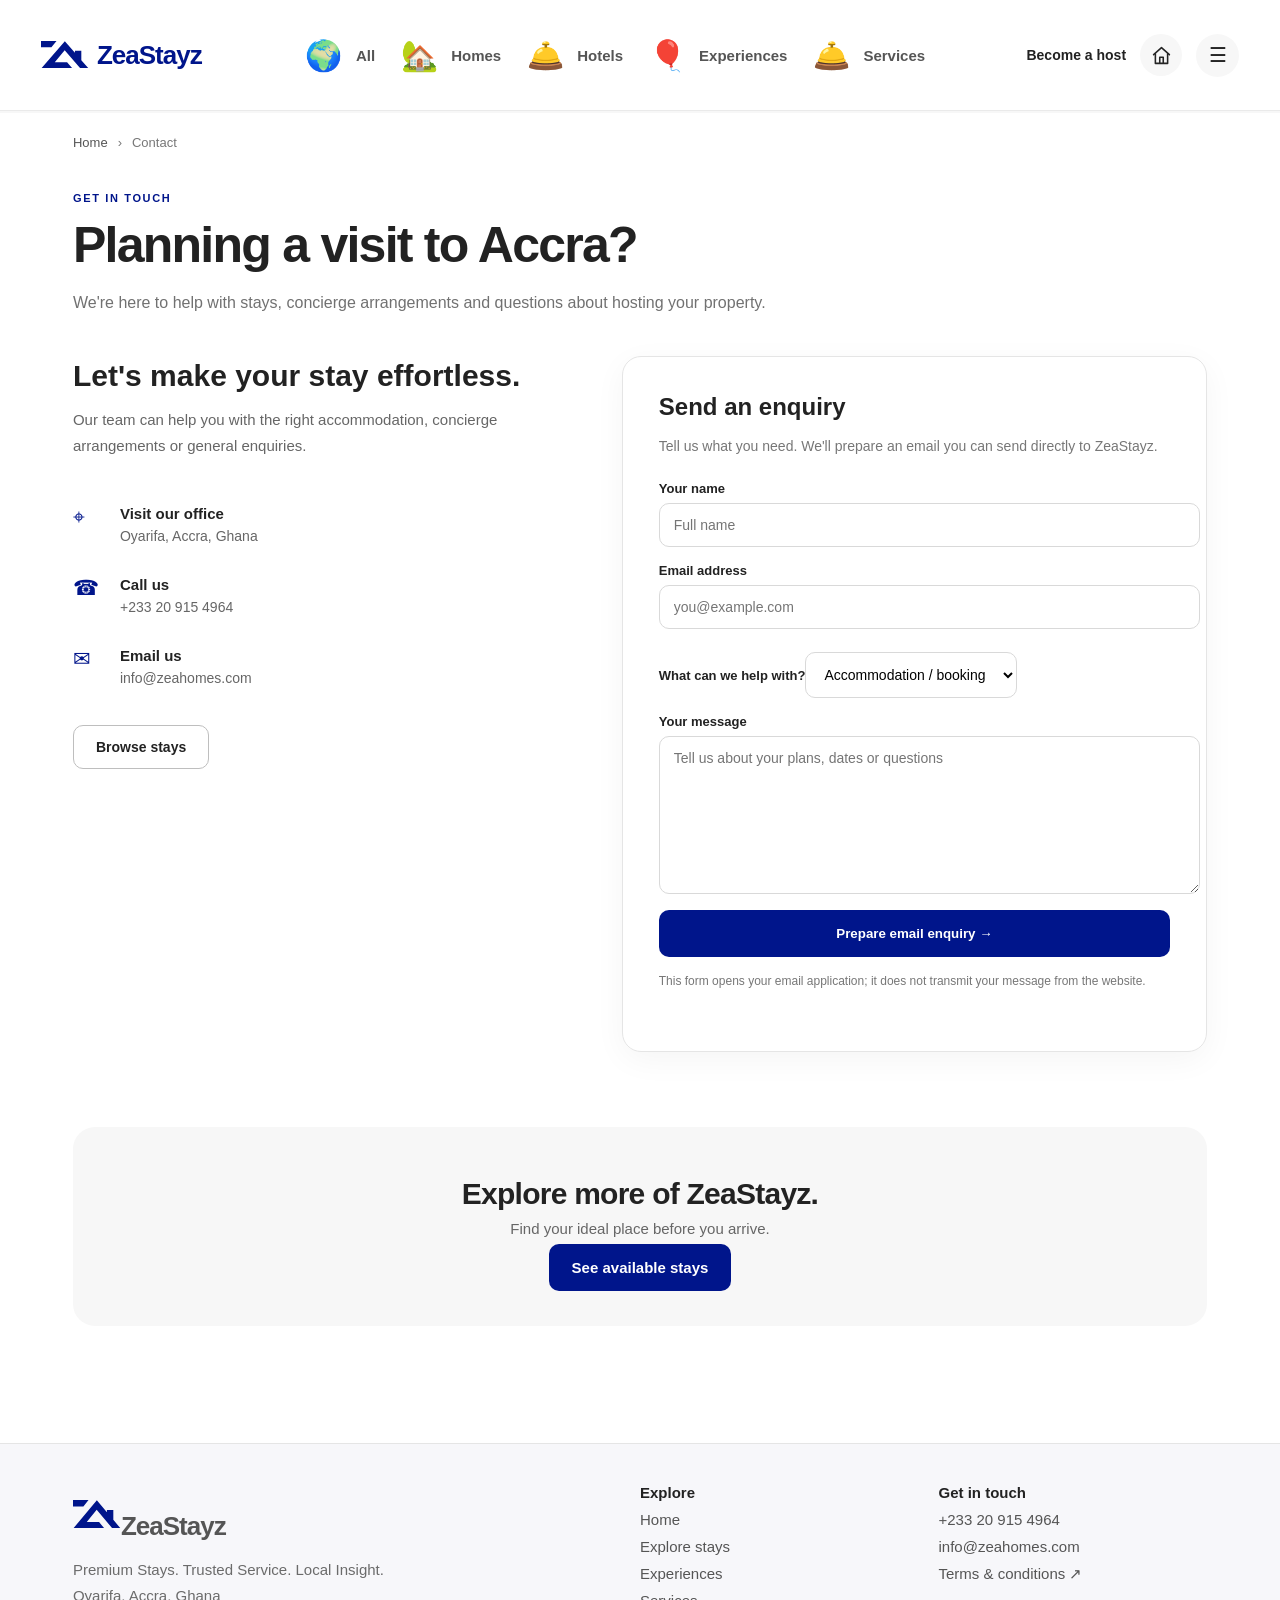
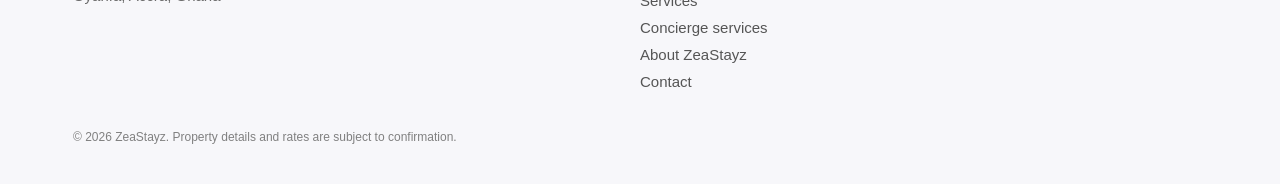
<file: contact.html>
<!doctype html><html lang="en"><head><meta charset="utf-8"><meta name="viewport" content="width=device-width,initial-scale=1"><link rel="icon" type="image/svg+xml" href="assets/zea-brand-symbol.svg"><meta name="theme-color" content="#00158b"><meta name="description" content="Contact ZeaStayz in Oyarifa, Accra for properties, concierge and hosting enquiries."><title>Contact ZeaStayz | ZeaStayz</title><link rel="stylesheet" href="assets/immersive.css"><link rel="stylesheet" href="assets/editorial.css"><script defer src="assets/properties.js"></script><script defer src="assets/site.js"></script></head><body data-page="contact"><main class="layout editorial-page"><nav class="breadcrumb"><a href="index.html">Home</a><span>›</span>Contact</nav><section class="editorial-heading"><div class="discovery-label">GET IN TOUCH</div><h1>Planning a visit to Accra?</h1><p>We're here to help with stays, concierge arrangements and questions about hosting your property.</p></section><section class="contact-columns"><div class="contact-aside"><h2>Let's make your stay effortless.</h2><p>Our team can help you with the right accommodation, concierge arrangements or general enquiries.</p><div class="contact-point"><span>⌖</span><div><strong>Visit our office</strong><p>Oyarifa, Accra, Ghana</p></div></div><div class="contact-point"><span>☎</span><div><strong>Call us</strong><p><a href="tel:+233209154964">+233 20 915 4964</a></p></div></div><div class="contact-point"><span>✉</span><div><strong>Email us</strong><p><a href="mailto:info@zeahomes.com">info@zeahomes.com</a></p></div></div><a class="outline-btn" href="stays.html">Browse stays</a></div><div class="contact-box"><h2>Send an enquiry</h2><p>Tell us what you need. We'll prepare an email you can send directly to ZeaStayz.</p><form id="contact-form" class="contact-form"><label>Your name<input name="name" required autocomplete="name" placeholder="Full name"></label><label>Email address<input name="email" required type="email" autocomplete="email" placeholder="you@example.com"></label><label>What can we help with?<select name="subject" required><option value="ZeaStayz stay enquiry">Accommodation / booking</option><option value="Concierge services">Concierge services</option><option value="Experience enquiry">Experiences</option><option value="Service enquiry">Services</option><option value="List my property">List a property</option><option value="General enquiry">General enquiry</option></select></label><label>Your message<textarea name="message" required placeholder="Tell us about your plans, dates or questions"></textarea></label><button type="submit" class="solid-btn">Prepare email enquiry →</button></form><p class="legal-note">This form opens your email application; it does not transmit your message from the website.</p></div></section><section class="editorial-cta"><h2>Explore more of ZeaStayz.</h2><p>Find your ideal place before you arrive.</p><a href="stays.html" class="solid-btn">See available stays</a></section></main></body></html>
</file>
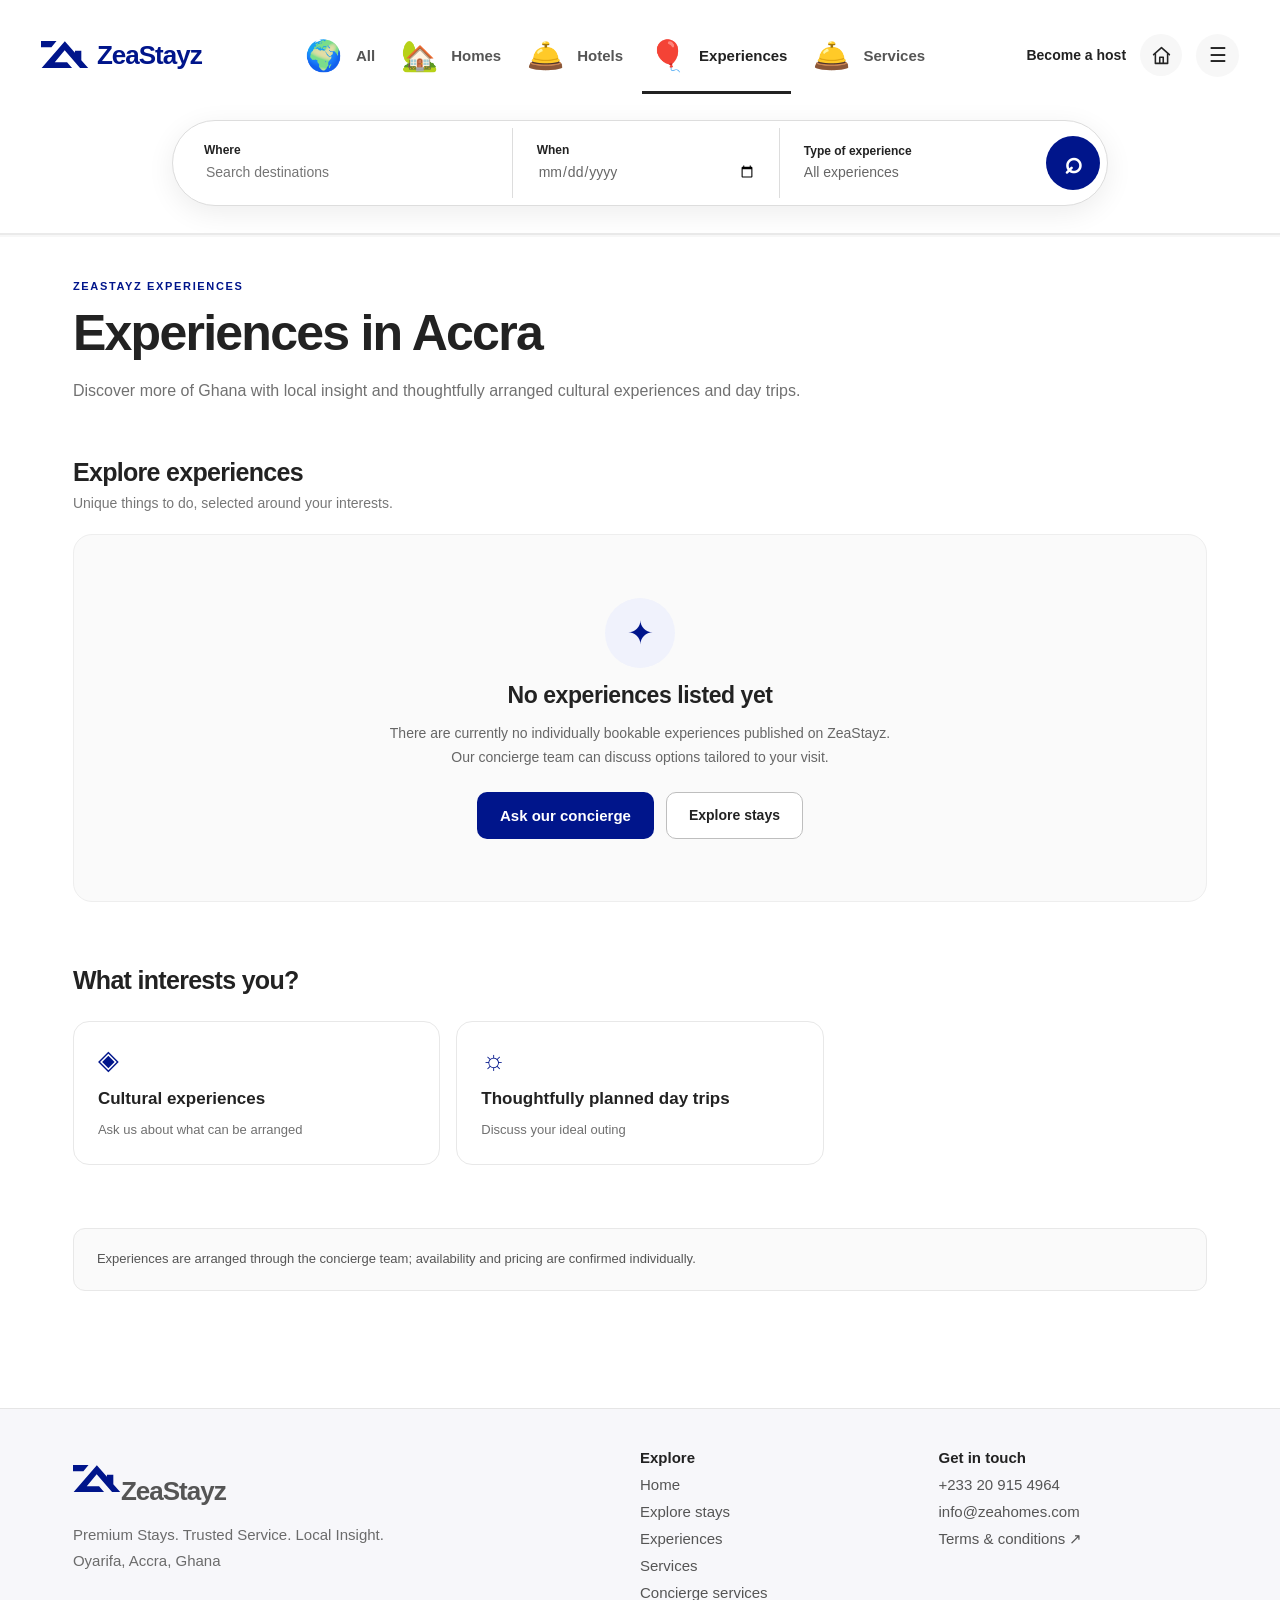
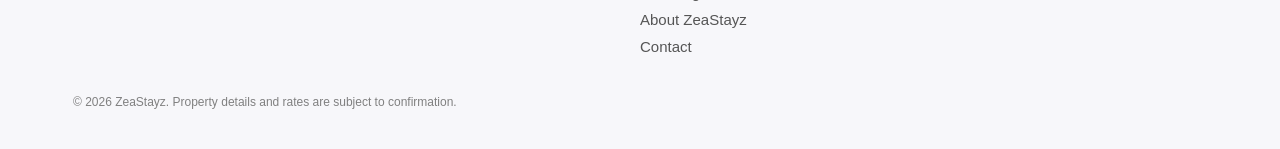
<file: experiences.html>
<!doctype html><html lang="en"><head><meta charset="utf-8"><meta name="viewport" content="width=device-width,initial-scale=1"><link rel="icon" type="image/svg+xml" href="assets/zea-brand-symbol.svg"><meta name="theme-color" content="#00158b"><meta name="description" content="Discover local experiences through ZeaStayz, subject to concierge confirmation."><title>Experiences in Ghana | ZeaStayz</title><link rel="stylesheet" href="assets/immersive.css"><link rel="stylesheet" href="assets/editorial.css"><script defer src="assets/properties.js"></script><script defer src="assets/site.js"></script></head><body data-page="experiences"><main class="layout discovery-content"><div class="discovery-label">ZEASTAYZ EXPERIENCES</div><h1>Experiences in Accra</h1><p class="lead-copy">Discover more of Ghana with local insight and thoughtfully arranged cultural experiences and day trips.</p><section class="discovery-section"><div class="section-title"><div><h2>Explore experiences</h2><p>Unique things to do, selected around your interests.</p></div></div><section class="catalog-empty" aria-live="polite"><div class="empty-art" aria-hidden="true">✦</div><h2>No experiences listed yet</h2><p>There are currently no individually bookable experiences published on ZeaStayz. Our concierge team can discuss options tailored to your visit.</p><div class="empty-buttons"><a class="solid-btn" href="contact.html?subject=Experience+enquiry">Ask our concierge</a><a class="outline-btn" href="stays.html">Explore stays</a></div></section></section><section class="discovery-section"><h2>What interests you?</h2><div class="category-tiles"><a href="contact.html?subject=Cultural+experiences"><span>◈</span><strong>Cultural experiences</strong><small>Ask us about what can be arranged</small></a><a href="contact.html?subject=Day+trips"><span>☼</span><strong>Thoughtfully planned day trips</strong><small>Discuss your ideal outing</small></a></div></section><aside class="discovery-note" id="market-search-result" aria-live="polite">Experiences are arranged through the concierge team; availability and pricing are confirmed individually.</aside></main></body></html>
</file>
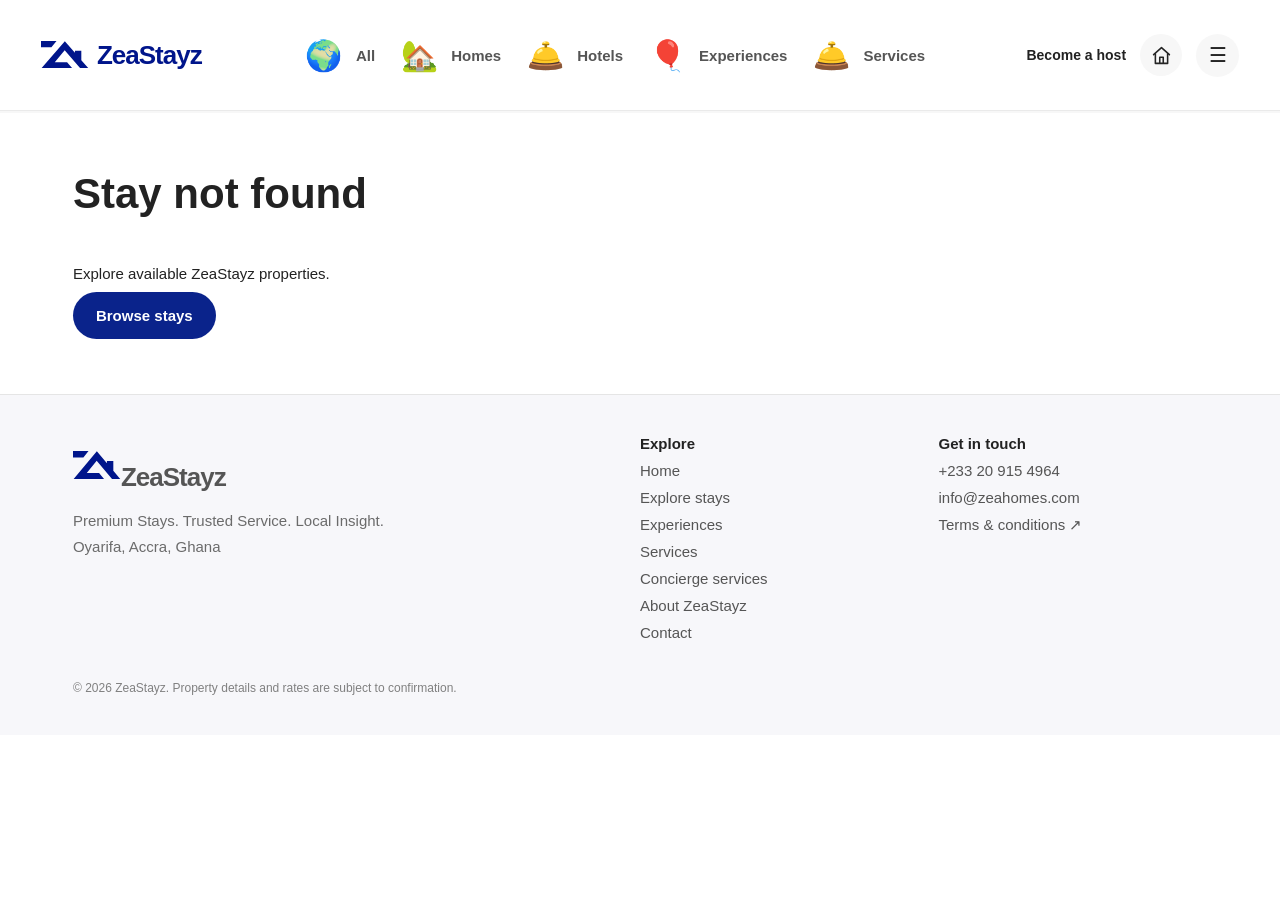
<file: property.html>
<!doctype html><html lang="en"><head><meta charset="utf-8"><meta name="viewport" content="width=device-width, initial-scale=1"><link rel="icon" type="image/svg+xml" href="assets/zea-brand-symbol.svg"><meta name="theme-color" content="#0a218c"><meta name="description" content="See ZeaStayz property photos, amenities and immersive guided photo walkthroughs."><title>Stay details | ZeaStayz</title><link rel="stylesheet" href="assets/immersive.css"><script defer src="assets/properties.js"></script><script defer src="assets/site.js"></script></head><body data-page="property"><main id="property-page"></main></body></html>
</file>
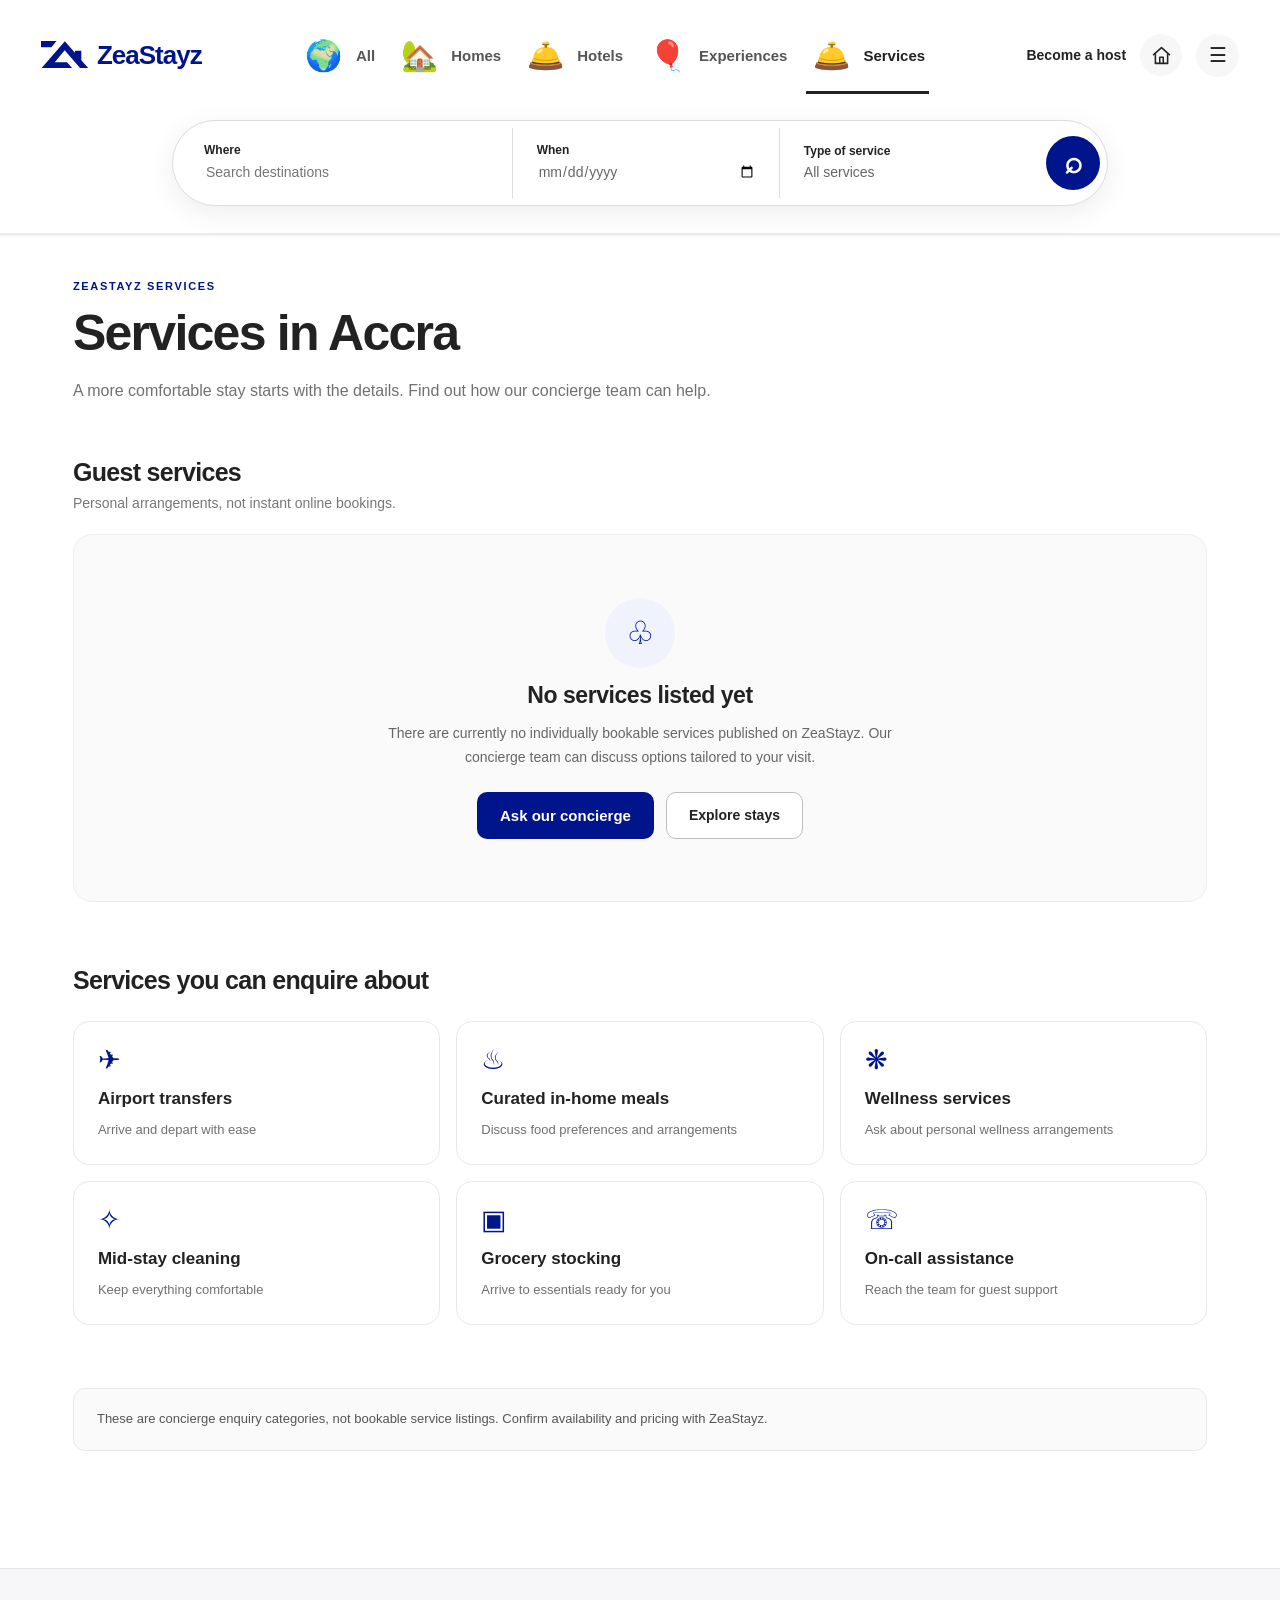
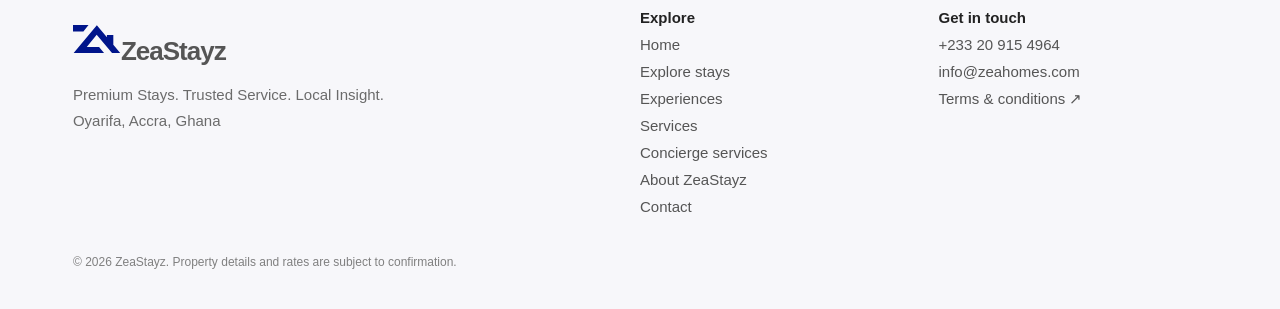
<file: services.html>
<!doctype html><html lang="en"><head><meta charset="utf-8"><meta name="viewport" content="width=device-width,initial-scale=1"><link rel="icon" type="image/svg+xml" href="assets/zea-brand-symbol.svg"><meta name="theme-color" content="#00158b"><meta name="description" content="ZeaStayz guest services arranged through the concierge team."><title>Services in Ghana | ZeaStayz</title><link rel="stylesheet" href="assets/immersive.css"><link rel="stylesheet" href="assets/editorial.css"><script defer src="assets/properties.js"></script><script defer src="assets/site.js"></script></head><body data-page="services"><main class="layout discovery-content"><div class="discovery-label">ZEASTAYZ SERVICES</div><h1>Services in Accra</h1><p class="lead-copy">A more comfortable stay starts with the details. Find out how our concierge team can help.</p><section class="discovery-section"><div class="section-title"><div><h2>Guest services</h2><p>Personal arrangements, not instant online bookings.</p></div></div><section class="catalog-empty" aria-live="polite"><div class="empty-art" aria-hidden="true">♧</div><h2>No services listed yet</h2><p>There are currently no individually bookable services published on ZeaStayz. Our concierge team can discuss options tailored to your visit.</p><div class="empty-buttons"><a class="solid-btn" href="contact.html?subject=Service+enquiry">Ask our concierge</a><a class="outline-btn" href="stays.html">Explore stays</a></div></section></section><section class="discovery-section"><h2>Services you can enquire about</h2><div class="category-tiles"><a href="contact.html?subject=Airport+transfer"><span>✈</span><strong>Airport transfers</strong><small>Arrive and depart with ease</small></a><a href="contact.html?subject=In-home+meals"><span>♨</span><strong>Curated in-home meals</strong><small>Discuss food preferences and arrangements</small></a><a href="contact.html?subject=Wellness"><span>❋</span><strong>Wellness services</strong><small>Ask about personal wellness arrangements</small></a><a href="contact.html?subject=Mid-stay+cleaning"><span>✧</span><strong>Mid-stay cleaning</strong><small>Keep everything comfortable</small></a><a href="contact.html?subject=Grocery+stocking"><span>▣</span><strong>Grocery stocking</strong><small>Arrive to essentials ready for you</small></a><a href="contact.html?subject=On-call+assistance"><span>☏</span><strong>On-call assistance</strong><small>Reach the team for guest support</small></a></div></section><aside class="discovery-note" id="market-search-result" aria-live="polite">These are concierge enquiry categories, not bookable service listings. Confirm availability and pricing with ZeaStayz.</aside></main></body></html>
</file>
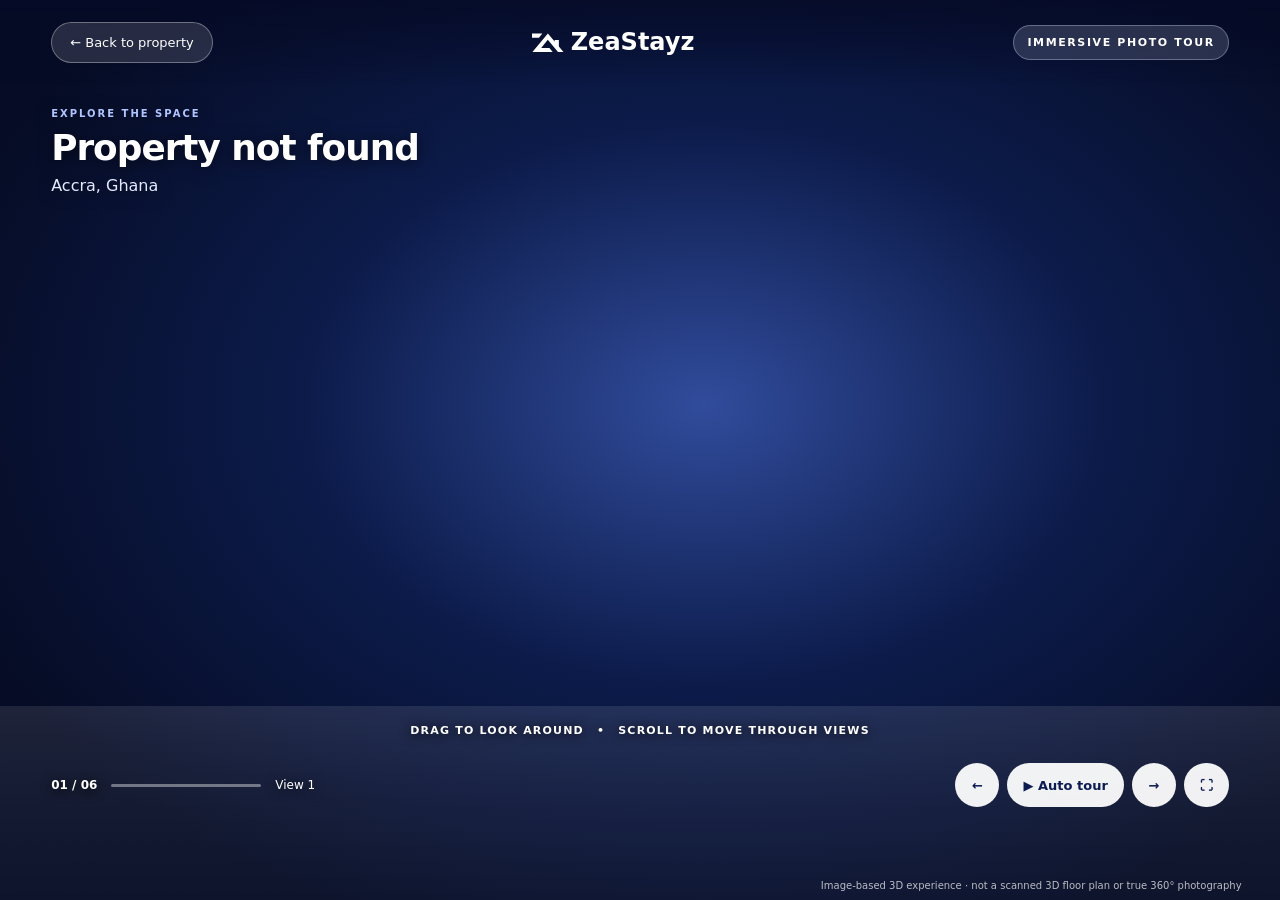
<file: tour.html>
<!doctype html><html lang="en"><head><meta charset="utf-8"><meta name="viewport" content="width=device-width,initial-scale=1"><link rel="icon" type="image/svg+xml" href="assets/zea-brand-symbol.svg"><meta name="theme-color" content="#071d87"><title>Immersive Property Tour | ZeaStayz</title><meta name="description" content="Explore ZeaStayz property photography in an interactive 3D gallery"><link rel="stylesheet" href="assets/tour.css"><script defer src="assets/properties.js"></script><script defer src="assets/tour.js"></script></head><body><main class="stage" id="stage" tabindex="0" aria-label="Interactive three dimensional property photo gallery"><div class="scene" id="scene"><div class="world" id="world"></div></div><header class="hud head"><a class="back" id="back" href="stays.html">← Back to property</a><a href="index.html" class="logo"><img src="assets/zea-brand-symbol.svg" alt="" style="width:32px;height:30px;vertical-align:middle;margin-right:7px;filter:brightness(0) invert(1)">ZeaStayz</a><span class="flag">IMMERSIVE PHOTO TOUR</span></header><div class="hud info"><div class="eyebrow">EXPLORE THE SPACE</div><h1 id="property-name">ZeaStayz property</h1><p id="property-area">Accra, Ghana</p></div><div class="hud center">DRAG TO LOOK AROUND <span>•</span> SCROLL TO MOVE THROUGH VIEWS</div><div class="hud bottom"><div class="status"><strong id="counter">01 / 06</strong><div class="progress"><div id="progress"></div></div><span id="scene-name">View 1</span></div><div class="actions"><button id="prev" aria-label="Previous view">←</button><button id="play" aria-label="Play guided tour">▶ Auto tour</button><button id="next" aria-label="Next view">→</button><button id="expand" aria-label="Fullscreen">⛶</button></div></div><div class="hud thumbnails" id="thumbnails"></div><div class="hint" id="hint">Image-based 3D experience · not a scanned 3D floor plan or true 360° photography</div><div class="loading" id="loading">Preparing property views…</div></main></body></html>
</file>
<file: assets/immersive.css>
/* ZeaStayz immersive listing experience */
:root{--accent:#0a218c}body{background:#fff}img{color:transparent}.site-header{background:#fff;position:sticky;top:0;z-index:50;border-bottom:1px solid #eaeaea}.nav-shell{max-width:1450px;margin:auto;padding:15px 36px;display:flex;justify-content:space-between;align-items:center;gap:18px;min-height:76px}.brandlogo{font-size:26px;letter-spacing:-1.1px;color:#0b2389;font-weight:850;white-space:nowrap}.brandmark{display:inline-block;width:30px;height:30px;vertical-align:middle;margin-right:8px;border-radius:8px;background:#081e8f;color:white;text-align:center;line-height:30px}.menu-links{display:flex;align-items:center;flex-wrap:wrap;gap:5px}.menu-links a{font-size:14px;font-weight:650;text-decoration:none;padding:14px 12px;color:#4b4b4b;border-bottom:2px solid transparent}.menu-links a.active,.menu-links a:hover{color:#081e8f;border-bottom-color:#081e8f}.nav-actions{display:flex;gap:12px;align-items:center}.nav-actions a{font-weight:700;font-size:13px}.nav-actions button{background:#f4f5fb;border:0;border-radius:50%;height:43px;width:43px}.nav-drop{position:absolute;top:70px;right:32px;display:none;background:white;border:1px solid #ddd;box-shadow:0 14px 40px #0002;border-radius:14px;padding:10px;min-width:190px}.nav-drop.open{display:grid}.nav-drop a{padding:12px}.layout{max-width:1450px;margin:auto;padding:0 36px}.eyebrow{font-size:12px;letter-spacing:1.5px;color:#0b2389;text-transform:uppercase;font-weight:800}.intro{padding:50px 0 28px}.intro h1{font-size:clamp(30px,4vw,54px);letter-spacing:-2px;margin:12px 0}.intro p{color:#666;line-height:1.7;max-width:720px}.search-panel{display:flex;align-items:center;max-width:1000px;margin:0 auto 25px;border-radius:45px;border:1px solid #ddd;padding:8px;box-shadow:0 5px 24px #0001;background:white}.search-panel label{flex:1;min-width:0;border-right:1px solid #ddd;padding:8px 19px;font-size:12px;font-weight:800}.search-panel label:last-of-type{border:0}.search-panel input,.search-panel select{margin-top:5px;display:block;border:0;background:white;width:100%;outline:none;font-size:13px;color:#555}.search-panel button,.solid-btn{background:#0a238b;color:white;border:0;border-radius:50px;padding:15px 23px;font-weight:750}.filters{display:flex;gap:10px;flex-wrap:wrap;margin:28px 0}.filters button{background:white;color:#333;border:1px solid #dcdcdc;border-radius:40px;padding:11px 16px}.filters button.active{background:#081e8f;border-color:#081e8f;color:white}.listing-grid{display:grid;grid-template-columns:repeat(5,minmax(0,1fr));gap:30px 17px}.listing{position:relative;min-width:0;opacity:1;transform:translateY(0);transition:transform .25s,box-shadow .25s}.listing:hover{transform:translateY(-5px)}.listing-picture{display:block;position:relative;aspect-ratio:1.08;overflow:hidden;border-radius:18px;background:#f0f0f0}.listing-picture img{width:100%;height:100%;object-fit:cover;transition:transform .5s}.listing:hover img{transform:scale(1.055)}.listing-title{font-weight:760;margin:13px 0 6px;font-size:14px}.listing-meta{font-size:13px;color:#707070;line-height:1.65}.listing-price{font-size:14px;margin-top:5px}.listing-pill{position:absolute;top:13px;left:13px;border-radius:22px;background:white;padding:6px 11px;font-size:11px;font-weight:750}.save{position:absolute;top:10px;right:10px;width:36px;height:36px;border:0;border-radius:50%;background:#0006;color:white;font-size:21px}.save.saved{background:white;color:#c42e60}.districts{display:grid;grid-template-columns:repeat(4,1fr);gap:16px;margin-bottom:42px}.districts a{border-radius:18px;padding:28px;background:#f2f4fb;font-weight:700;text-decoration:none}.districts small{display:block;font-size:12px;color:#777;margin-top:8px}.info-strip{background:#f5f6fa;padding:55px 0;margin:55px 0}.info-cols{display:grid;grid-template-columns:repeat(3,1fr);gap:40px}.info-cols h3{margin-top:0}.info-cols p{line-height:1.7;color:#666}.site-footer{background:#f7f7fa;border-top:1px solid #e5e5e5;margin-top:65px;padding:40px 0}.footer-cols{display:grid;grid-template-columns:2fr 1fr 1fr;gap:30px}.footer-cols a{display:block;margin:10px 0;color:#555;text-decoration:none}.footer-cols p{color:#6b6b6b;line-height:1.75}.page-top{padding:36px 0 13px}.crumbs{font-size:13px;color:#777;margin-bottom:20px}.crumbs a{color:#0a238b}.page-top h1{font-size:clamp(25px,3vw,39px);letter-spacing:-1px;margin:0 0 12px}.page-top p{color:#666;margin:0}.gallery{display:grid;grid-template-columns:2fr 1fr 1fr;grid-template-rows:repeat(2,200px);gap:7px;overflow:hidden;border-radius:20px;position:relative;margin:20px 0 35px}.gallery img{width:100%;height:100%;object-fit:cover;cursor:zoom-in;transition:transform .45s}.gallery img:hover{transform:scale(1.035)}.gallery img:first-child{grid-row:span 2}.gallery-more{position:absolute;right:18px;bottom:18px;border:1px solid #ccc;border-radius:10px;padding:12px 17px;background:white;font-weight:700}.details-grid{display:grid;grid-template-columns:minmax(0,1fr) 365px;gap:70px}.property-copy h2{font-size:25px;margin:30px 0 15px}.property-copy p{line-height:1.85;color:#575757}.hairline{border:0;border-top:1px solid #e5e5e5;margin:26px 0}.amenities{display:grid;grid-template-columns:1fr 1fr;gap:20px}.amenities span{font-size:15px}.reserve{border:1px solid #ddd;padding:24px;border-radius:19px;box-shadow:0 8px 35px #00000013;height:max-content;position:sticky;top:105px}.reserve h2{margin:0 0 15px}.reserve label{font-size:12px;font-weight:750;display:block;margin:13px 0}.reserve input,.reserve select{width:100%;padding:13px;border:1px solid #ddd;border-radius:9px;margin-top:5px}.reserve button{width:100%;border-radius:10px}.legal-note{color:#888;font-size:12px;line-height:1.7}.walk-section{margin:55px 0;padding:46px 0;background:radial-gradient(circle at 75% 30%,#233baf,#061557 70%);color:white;overflow:hidden}.walk-section h2{font-size:clamp(28px,3.5vw,46px);letter-spacing:-1px}.walk-section p{color:#d6dafa;line-height:1.7}.walk-canvas{height:min(72vh,620px);min-height:310px;position:relative;background:#0d1535;overflow:hidden;border-radius:22px;touch-action:pan-y;cursor:grab;isolation:isolate}.walk-canvas:active{cursor:grabbing}.walk-canvas img{width:100%;height:100%;object-fit:cover;transform:scale(1.09);transition:opacity .32s,transform .22s ease-out;pointer-events:none;user-select:none;will-change:transform}.walk-canvas:after{content:"";pointer-events:none;position:absolute;inset:0;background:linear-gradient(0deg,#0007,transparent 30%,transparent 65%,#0003)}.walk-top,.walk-bottom{position:absolute;z-index:2;left:24px;right:24px;display:flex;align-items:center;justify-content:space-between;gap:12px}.walk-top{top:23px}.walk-bottom{bottom:23px}.tour-tag{background:#0009;backdrop-filter:blur(8px);color:white;border-radius:30px;padding:11px 17px;font-size:13px}.walk-btn{background:#fffc;color:#061557;border:0;border-radius:11px;padding:12px 17px;font-weight:750}.walk-controls{display:flex;gap:10px}.walk-hint{font-size:13px;color:white}.walk-counter{font-weight:750;font-size:13px}.thumbs{display:flex;gap:10px;overflow-x:auto;padding:16px 0}.thumbs button{width:106px;height:72px;overflow:hidden;flex:none;border:3px solid transparent;border-radius:11px;padding:0;background:none}.thumbs button.selected{border-color:#9eb9ff}.thumbs img{height:100%;width:100%;object-fit:cover}.motion-reveal{opacity:0;transform:translateY(28px);transition:opacity .75s,transform .75s}.motion-reveal.revealed{opacity:1;transform:translateY(0)}.image-modal{position:fixed;inset:0;z-index:200;display:none;align-items:center;justify-content:center;background:#000e;padding:45px 20px}.image-modal.open{display:flex}.image-modal>img{max-height:84vh;max-width:92vw;object-fit:contain}.image-modal button{position:absolute;top:22px;right:26px;border:0;background:#fff;color:#111;border-radius:50%;width:44px;height:44px;font-size:28px}.no-results{padding:30px;color:#777}.simple-content{max-width:850px;margin:45px auto;line-height:1.8}.simple-content h1{font-size:42px}.contact-form input,.contact-form textarea{display:block;width:100%;padding:13px;margin:9px 0 20px;border:1px solid #ddd;border-radius:10px}.contact-form textarea{min-height:130px}.aux-grid{display:grid;grid-template-columns:repeat(3,1fr);gap:20px}.aux-grid article{padding:28px;border-radius:17px;background:#f6f7fc}.mobile-only{display:none}@media(max-width:1120px){.listing-grid{grid-template-columns:repeat(4,minmax(0,1fr))}.gallery{grid-template-rows:repeat(2,150px)}.details-grid{gap:35px}}@media(max-width:850px){.nav-shell,.layout{padding-left:20px;padding-right:20px}.nav-shell{flex-wrap:wrap}.menu-links{order:3;width:100%;justify-content:center}.nav-actions>a{display:none}.listing-grid{grid-template-columns:repeat(3,minmax(0,1fr))}.details-grid{grid-template-columns:1fr}.reserve{position:static}.gallery{grid-template-rows:repeat(2,140px)}.info-cols,.aux-grid{grid-template-columns:1fr 1fr}.districts{grid-template-columns:1fr 1fr}}@media(max-width:600px){.brandlogo{font-size:22px}.menu-links{overflow:auto;flex-wrap:nowrap;justify-content:flex-start}.menu-links a{white-space:nowrap}.search-panel{border-radius:20px;flex-wrap:wrap}.search-panel label{flex:1 1 45%;padding:8px}.search-panel label:nth-of-type(even){border-right:0}.search-panel button{width:100%;margin:4px}.listing-grid{grid-template-columns:repeat(2,minmax(0,1fr));gap:22px 12px}.listing-picture{aspect-ratio:.92}.listing-title{font-size:13px}.gallery{grid-template-columns:1fr 1fr;grid-template-rows:230px 110px}.gallery img:first-child{grid-column:span 2;grid-row:span 1}.gallery img:nth-child(n+4){display:none}.gallery-more{bottom:10px;right:10px;padding:9px;font-size:12px}.amenities{grid-template-columns:1fr}.info-cols,.aux-grid,.footer-cols{grid-template-columns:1fr}.walk-canvas{height:440px}.walk-top,.walk-bottom{left:14px;right:14px}.walk-bottom{flex-wrap:wrap}.walk-hint{width:100%}.walk-section{padding:25px 0}.districts a{padding:16px}.simple-content{margin:30px 0}}@media(prefers-reduced-motion:reduce){*,*:before,*:after{scroll-behavior:auto!important;transition-duration:.01ms!important;animation-duration:.01ms!important}.motion-reveal{opacity:1;transform:none}}


/* Airbnb-inspired structure retained: slim white header, search pill, horizontal listing sections */
body[data-page="home"] .intro:first-child{padding:15px 0 10px}
body[data-page="home"] .intro:first-child h1{font-size:26px;letter-spacing:-.7px}
body[data-page="home"] .intro:first-child p{font-size:14px}
body[data-page="home"] .search-panel{margin:12px auto 40px}
body[data-page="home"] .site-header{box-shadow:0 3px 10px #00000006}
body[data-page="home"] .menu-links{gap:9px}
body[data-page="home"] .menu-links a{font-size:15px}
.air-row{margin:0 0 43px}
.air-heading{display:flex;justify-content:space-between;align-items:center;gap:16px;margin-bottom:18px}
.air-heading h2{font-size:23px;letter-spacing:-.65px;margin:0}
.air-heading h2 a{background:#f5f5f5;border-radius:50%;display:inline-flex;width:33px;height:33px;align-items:center;justify-content:center;text-decoration:none;font-size:16px;margin-left:5px}
.air-heading>div{display:flex;gap:7px}
.air-heading button{border:1px solid #e7e7e7;border-radius:50%;background:#fafafa;width:36px;height:36px;font-size:22px}
.air-rail{display:grid;grid-auto-flow:column;grid-auto-columns:calc((100% - 5 * 17px)/6);gap:17px;overflow-x:auto;overscroll-behavior-inline:contain;scroll-snap-type:x mandatory;scrollbar-width:none;padding-bottom:9px}
.air-rail::-webkit-scrollbar{display:none}
.air-rail .listing{scroll-snap-align:start}
.air-rail .listing-picture{aspect-ratio:1.03;border-radius:17px}
.tour-cta{margin-top:22px;display:flex;align-items:center;gap:18px;flex-wrap:wrap}
.tour-cta span{font-size:13px;color:#777}
.tour-launch{display:inline-flex;gap:18px;align-items:center;background:#0a218c;color:white;text-decoration:none;border-radius:14px;padding:16px 22px;font-weight:800;box-shadow:0 8px 20px #0a218c30;transition:transform .25s,box-shadow .25s}
.tour-launch:hover{transform:translateY(-3px);box-shadow:0 13px 29px #0a218c45}
.tour-launch span{color:white;font-size:20px}
.tour-gallery{position:absolute;right:18px;bottom:75px;z-index:3;background:#0a218c;color:white;padding:11px 17px;text-decoration:none;border-radius:9px;font-weight:780;box-shadow:0 3px 12px #0003}
@media(max-width:1200px){.air-rail{grid-auto-columns:calc((100% - 3 * 16px)/4)}}
@media(max-width:850px){.air-rail{grid-auto-columns:calc((100% - 2 * 14px)/3)}}
@media(max-width:600px){.air-rail{grid-auto-columns:76%;gap:12px}.air-rail .listing-picture{aspect-ratio:1.1}.air-heading h2{font-size:19px}.air-heading button{width:32px;height:32px}.tour-gallery{bottom:58px;right:10px;font-size:12px}.tour-cta{gap:8px}.tour-launch{padding:14px 16px}}


/* Airbnb-inspired ZeaStayz 2026 marketplace shell, blue Zea brand */
:root{--accent:#00158b;--blue:#00158b;--navy:#00158b}
.site-header{background:#fff;box-shadow:0 2px 0 #00000008}
.nav-shell.air-nav{max-width:100%;min-height:100px;padding:10px clamp(22px,3.4vw,58px);display:grid;grid-template-columns:1fr auto 1fr;gap:24px}
.brandlogo{display:inline-flex;align-items:center;gap:8px;white-space:nowrap;color:#00158b;font-size:26px;font-weight:800;letter-spacing:-1px;text-decoration:none}
.brandlogo span{line-height:1.1}
.brandlogo .brand-img{width:48px;height:41px;object-fit:contain;flex:none}
.air-top-tabs{display:flex;justify-content:center;align-items:center;gap:25px;order:initial!important;width:auto!important;flex-basis:auto!important;overflow:visible}
.air-top-tabs a.browse-tab{display:flex;align-items:center;gap:10px;border-bottom:3px solid transparent;padding:15px 4px;color:#555;font-size:15px;white-space:nowrap;font-weight:650;text-decoration:none}
.air-top-tabs a.browse-tab:hover{color:#00158b}
.air-top-tabs a.browse-tab.active{border-color:#00158b;color:#181818}
.tab-icon{display:inline-flex;align-items:center;justify-content:center;width:41px;height:41px;border-radius:50%;color:#00158b;background:#f1f3ff}
.tab-icon svg{width:25px;height:25px}
.air-top-tabs a.active .tab-icon{background:#e8edff}
.nav-actions{justify-content:end;gap:14px}
.nav-actions .host-action{font-size:14px;color:#222}
.circle-action{display:inline-flex;align-items:center;justify-content:center;border-radius:50%;border:none;width:42px;height:42px;background:#f3f3f3!important;color:#252525;padding:0;text-decoration:none;font-size:20px}
.circle-action svg{width:21px;height:21px}
.air-search-shell{padding:10px 0 24px;border-top:0;background:#fff;box-shadow:0 5px 18px #00000008}
.air-search-shell .layout{max-width:1100px}
.air-search-shell .search-panel{max-width:990px;margin:0 auto;display:flex;flex-wrap:nowrap;border-radius:100px;border:1px solid #dedede;padding:7px;box-shadow:0 7px 27px #00000015}
.search-panel label{border-right:1px solid #ddd;min-height:54px;display:flex;flex-direction:column;justify-content:center;padding:8px 24px;font-size:12px;min-width:0;flex:1;color:#222}
.search-panel label:first-child{flex:1.3}
.search-panel label:last-of-type{border:0}
.search-panel label strong{font-size:12px;color:#222;display:block;line-height:1.4}
.search-panel input,.search-panel select{font-size:14px;margin-top:2px;line-height:22px;color:#666;border:0;outline:none}
.search-panel button[type=submit]{width:54px;height:54px;display:flex;justify-content:center;align-items:center;border-radius:50%;padding:0;flex:none;font-size:31px;background:#00158b}
body[data-page=home] .air-row:first-child{margin-top:40px}
body[data-page=home] .intro:first-child{display:none}
body[data-page=home] .air-heading h2{font-size:24px}
body[data-page=home] .air-rail{grid-auto-columns:calc((100% - 6 * 16px)/7);gap:16px}
body[data-page=home] .air-rail .listing-picture{aspect-ratio:1.03}
body[data-page=home] .listing-pill{background:#fff;color:#252525}
body[data-page=home] .listing-price{color:#666}
body[data-page=home] .listing-price strong{color:#555;font-weight:500}
.nav-drop{z-index:60}
@media(max-width:1300px){.nav-shell.air-nav{grid-template-columns:auto 1fr auto}.air-top-tabs{gap:12px}body[data-page=home] .air-rail{grid-auto-columns:calc((100% - 4 * 15px)/5)}}
@media(max-width:900px){.nav-shell.air-nav{display:flex;flex-wrap:wrap;justify-content:space-between;gap:6px;padding:10px 22px}.air-top-tabs{order:3!important;width:100%!important;justify-content:center;overflow-x:auto;gap:9px}.air-top-tabs a.browse-tab{font-size:13px;gap:5px}.tab-icon{width:36px;height:36px}.tab-icon svg{width:21px;height:21px}.air-search-shell .layout{padding:0 20px}body[data-page=home] .air-rail{grid-auto-columns:calc((100% - 2 * 14px)/3)}}
@media(max-width:560px){.nav-shell.air-nav{padding:10px 15px}.brandlogo{font-size:22px}.brandlogo .brand-img{width:36px;height:34px}.air-top-tabs{justify-content:flex-start}.air-top-tabs a.browse-tab{padding:10px 3px}.nav-actions .host-action{display:none}.air-search-shell{padding:8px 0 14px}.air-search-shell .search-panel{display:grid;grid-template-columns:1fr 1fr;border-radius:23px}.search-panel label{padding:8px 12px;min-height:49px}.search-panel label:nth-child(2){border-right:0}.search-panel button[type=submit]{grid-column:1/-1;border-radius:14px;width:100%;height:41px}.search-panel .checkout-field{display:none}body[data-page=home] .air-rail{grid-auto-columns:73%;gap:12px}}


/* Reliability: rows never disappear if reveal JS fails */
:root,html,body,button,input,select,textarea{font-family:Arial,Helvetica,sans-serif}
body{color:#222;font-size:15px}
.air-row.motion-reveal,.air-rail .motion-reveal{opacity:1!important;transform:none}
.air-row .air-rail .listing{transition:transform .25s ease}
.air-row .air-rail .listing:hover{transform:translateY(-4px)}
.site-header .nav-drop a{text-decoration:none}
body[data-page="home"] .layout>.intro:not(:first-child){margin-top:22px}


/* Exact ZeaStayz marketplace polish, based on the clean Airbnb reference. */
html,body{margin:0;background:#fff;color:#222;font-family:Arial,Helvetica,sans-serif}
a{color:inherit;text-decoration:none}
a:hover{text-decoration:none}
button,input,select,textarea{font-family:Arial,Helvetica,sans-serif}
.layout{max-width:1630px;padding-left:clamp(24px,5.7vw,100px);padding-right:clamp(24px,5.7vw,100px)}
.nav-shell.air-nav{min-height:94px;padding:8px clamp(24px,3.2vw,62px)}
.air-top-tabs a.browse-tab{gap:11px;padding:17px 4px 13px;font-family:Arial,Helvetica,sans-serif;font-size:15px;font-weight:650;color:#555}
.air-top-tabs a.browse-tab.active{color:#222;border-bottom:3px solid #222}
.air-top-tabs{gap:31px}
.tab-icon,.air-top-tabs a.active .tab-icon{background:transparent!important;color:inherit;width:42px;height:45px;border-radius:0}
.tab-emoji{font-size:30px;line-height:1;display:inline-block;filter:none}
.nav-actions .host-action{font-weight:650;text-decoration:none!important}
.circle-action{background:#f7f7f7!important}
.air-search-shell{box-shadow:none;border-bottom:1px solid #eaeaea;padding:8px 0 30px}
.air-search-shell .search-panel{max-width:920px;margin:0 auto!important;box-shadow:0 7px 28px #00000013;border:1px solid #ddd}
.search-panel button[type=submit]{background:#00158b}
.air-row{margin:30px 0 38px}
.air-row.motion-reveal,.air-row .motion-reveal,.listing.motion-reveal{opacity:1!important;transform:none!important}
.air-rail .listing,.listing-grid .listing{position:relative}
.air-rail a,.listing-grid a{text-decoration:none!important;color:#222}
.air-row .listing-title,.listing-grid .listing-title{font-weight:600;font-size:14px;text-decoration:none}
.air-row .listing-meta,.listing-grid .listing-meta{font-size:13px;color:#717171}
.air-row .listing-price,.listing-grid .listing-price{font-size:13px;color:#717171}
.air-row .listing-price strong{font-weight:500;color:#666}
body[data-page=home] .air-rail{grid-auto-columns:calc((100% - 6 * 16px)/7)}
body[data-page=home] .air-heading h2{font-weight:650;font-size:22px}
body[data-page=home] .air-row:first-child{margin-top:48px}
body[data-page=home] .air-heading h2 a{text-decoration:none}
body[data-page=stays] .intro{padding:26px 0 8px}
body[data-page=stays] .intro h1{font-size:27px;letter-spacing:-.7px}
body[data-page=stays] .filters{margin:13px 0 16px}
body[data-page=stays] .listing-grid{margin-top:18px!important}
body[data-page=stays] #catalog>.search-panel{display:none!important}
body[data-page=home] #catalog>.search-panel{display:none!important}
body[data-page=stays] #catalog:empty{min-height:0}
body[data-page=stays] .listing-grid a,body[data-page=home] .air-rail a{color:#222!important;text-decoration:none!important}
body[data-page=stays] .listing-grid a:hover,body[data-page=home] .air-rail a:hover{text-decoration:none!important}
body[data-page=stays] .listing-grid .listing-picture,body[data-page=home] .air-rail .listing-picture{border-radius:17px;overflow:hidden}
@media(max-width:1300px){.air-top-tabs{gap:15px}body[data-page=home] .air-rail{grid-auto-columns:calc((100% - 4 * 15px)/5)}}
@media(max-width:850px){body[data-page=home] .air-rail{grid-auto-columns:calc((100% - 2 * 14px)/3)}}
@media(max-width:560px){.layout{padding-left:18px;padding-right:18px}.air-top-tabs{gap:8px}.tab-emoji{font-size:24px}.tab-icon{width:30px;height:34px}.air-top-tabs a.browse-tab{font-size:12px;gap:5px}body[data-page=home] .air-rail{grid-auto-columns:75%}}
</file>
<file: assets/editorial.css>
/* ZeaStayz editorial & discovery pages. Neutral Airbnb-inspired typography, blue actions. */
:root{--zea-blue:#00158b;--zea-border:#ededed;--zea-muted:#717171}
.discovery-content,.editorial-page{padding-bottom:32px}
.discovery-content{padding-top:45px}
.discovery-label{font-size:11px;letter-spacing:1.65px;font-weight:800;color:#00158b;margin-bottom:13px}
.discovery-content h1,.editorial-heading h1{font-size:clamp(32px,4.1vw,50px);line-height:1.12;letter-spacing:-1.75px;font-weight:750;margin:0 0 14px}
.lead-copy,.editorial-heading>p{font-size:16px;color:#717171;line-height:1.7;max-width:730px}
.discovery-section{margin:53px 0 63px}
.section-title{display:flex;justify-content:space-between;align-items:end;margin-bottom:23px}
.section-title h2,.discovery-section h2,.editorial-section h2{font-size:25px;line-height:1.25;letter-spacing:-.7px;margin:0 0 7px;color:#222}
.section-title p{font-size:14px;color:#777;margin:0}
.catalog-empty{background:#fafafa;border:1px solid #eeeeee;border-radius:19px;min-height:290px;padding:38px 26px;text-align:center;display:flex;align-items:center;justify-content:center;flex-direction:column}
.empty-art{display:flex;align-items:center;justify-content:center;width:70px;height:70px;border-radius:50%;background:#f0f2fc;color:#00158b;font-size:32px;margin-bottom:13px}
.catalog-empty h2{font-size:23px;margin:0 0 12px;letter-spacing:-.45px}
.catalog-empty p{font-size:14px;color:#666;line-height:1.7;margin:0 auto 22px;max-width:510px}
.empty-buttons{display:flex;justify-content:center;flex-wrap:wrap;gap:12px}
.outline-btn{display:inline-flex;justify-content:center;align-items:center;padding:13px 22px;border:1px solid #bebebe;border-radius:10px;background:#fff;color:#222;font-size:14px;font-weight:700;text-decoration:none}
.outline-btn:hover{background:#f6f6f6}
.catalog-empty .solid-btn,.editorial-cta .solid-btn,.contact-form .solid-btn,.concierge-hero-copy .solid-btn{border-radius:10px;background:#00158b;text-decoration:none}
.category-tiles{display:grid;grid-template-columns:repeat(3,minmax(0,1fr));gap:16px;margin-top:24px}
.category-tiles>a,.category-tiles>article{display:flex;flex-direction:column;align-items:flex-start;gap:9px;border:1px solid #e8e8e8;border-radius:16px;padding:24px;background:#fff;text-decoration:none;color:#222;transition:transform .2s,box-shadow .2s}
.category-tiles>a:hover{transform:translateY(-3px);box-shadow:0 10px 25px #0000000a}
.category-tiles span{font-size:27px;color:#00158b;line-height:1.1;min-height:33px}
.category-tiles strong{font-size:17px;line-height:1.35}
.category-tiles small{font-size:13px;color:#707070;line-height:1.55}
.discovery-note{margin:36px 0 20px;padding:20px 23px;border:1px solid #e8e8e8;background:#fafafa;border-radius:12px;color:#555;font-size:13px;line-height:1.6}
.editorial-page .breadcrumb{font-size:13px;display:flex;gap:10px;align-items:center;padding-top:24px;color:#777}
.editorial-page .breadcrumb a{color:#555;text-decoration:none}
.editorial-page .editorial-heading{padding:42px 0 40px}
.editorial-heading>p{margin-bottom:0}
.concierge-hero{display:grid;grid-template-columns:1.1fr 1fr;background:#f8f8f8;border-radius:22px;overflow:hidden;min-height:380px}
.concierge-hero-photo{min-height:380px;background:#eef0f5}
.concierge-hero-photo img{width:100%;height:100%;max-height:500px;object-fit:cover;display:block}
.concierge-hero-copy{padding:clamp(27px,5vw,65px);display:flex;flex-direction:column;align-items:flex-start;justify-content:center}
.concierge-hero-copy h2,.about-copy h2{font-size:clamp(27px,3.2vw,38px);line-height:1.2;letter-spacing:-1px;margin:0 0 14px}
.concierge-hero-copy p,.about-copy p{color:#626262;font-size:15px;line-height:1.85;margin:0 0 20px}
.editorial-section{margin:70px 0}
.founder-quote{margin:60px 0;padding:45px clamp(25px,5vw,65px);background:#f3f5ff;border-radius:20px;max-width:100%;text-align:center}
.quote-mark{display:block;font-size:55px;font-family:Georgia,serif;color:#00158b;line-height:.8}
.founder-quote p{font-size:clamp(20px,2.2vw,28px);line-height:1.55;letter-spacing:-.4px;max-width:900px;margin:22px auto;color:#252525}
.founder-quote strong,.founder-quote small{display:block;line-height:1.7}
.founder-quote small{font-size:13px;color:#666}
.editorial-cta{margin:65px 0 20px;text-align:center;border-radius:22px;background:#f7f7f7;padding:50px 20px}
.editorial-cta h2{font-size:30px;letter-spacing:-.75px;margin:0 0 9px}
.editorial-cta p{font-size:15px;color:#666;margin:0 0 22px}
.about-layout{display:grid;grid-template-columns:1fr 1fr;gap:60px;align-items:center}
.about-image{width:100%;height:450px;object-fit:cover;border-radius:18px}
.about-team{background:#fafafa;padding:35px clamp(25px,6vw,75px);border:1px solid #efefef;border-radius:19px}
.about-team h2{font-size:28px;margin:0 0 12px}
.about-team p{color:#626262;font-size:15px;line-height:1.85;max-width:850px}
.contact-columns{display:grid;grid-template-columns:.9fr 1.1fr;gap:70px;align-items:start;margin-bottom:75px}
.contact-aside h2{font-size:30px;line-height:1.3;margin:0 0 12px}
.contact-aside>p{color:#666;line-height:1.75;margin:0 0 32px}
.contact-point{display:flex;gap:17px;align-items:flex-start;padding:13px 0}
.contact-point span{font-size:21px;color:#00158b;min-width:30px}
.contact-point strong{font-size:15px}
.contact-point p{margin:6px 0;color:#666;font-size:14px}
.contact-point a{color:inherit;text-decoration:none}
.contact-aside .outline-btn{margin-top:20px}
.contact-box{border:1px solid #e5e5e5;box-shadow:0 8px 32px #0000000b;border-radius:19px;padding:clamp(22px,3vw,36px)}
.contact-box h2{font-size:24px;margin:0 0 10px}
.contact-box>p{font-size:14px;line-height:1.65;color:#777;margin-bottom:23px}
.contact-box .contact-form label{display:block;font-size:13px;font-weight:700;margin:0 0 16px}
.contact-box .contact-form input,.contact-box .contact-form select,.contact-box .contact-form textarea{margin:7px 0 0;border:1px solid #d9d9d9;border-radius:10px;font-size:14px;font-weight:400;background:white;padding:13px 14px}
.contact-box .contact-form textarea{min-height:130px;resize:vertical}
.contact-box .contact-form button{width:100%;padding:16px 22px}
.contact-box .legal-note{font-size:12px;color:#777;margin-top:15px}
body[data-page="experiences"] .search-panel,body[data-page="services"] .search-panel{max-width:920px}
body[data-page="experiences"] .air-search-shell,body[data-page="services"] .air-search-shell{padding:10px 0 27px}
body[data-page="experiences"] .search-panel select,body[data-page="services"] .search-panel select{appearance:none;font-size:14px}
@media(max-width:900px){.concierge-hero,.about-layout,.contact-columns{grid-template-columns:1fr;gap:25px}.concierge-hero-photo{min-height:240px}.concierge-hero-photo img{max-height:370px}.about-image{height:320px}.category-tiles{grid-template-columns:repeat(2,minmax(0,1fr))}.contact-columns{gap:35px}.discovery-content{padding-top:32px}}
@media(max-width:590px){.category-tiles{grid-template-columns:1fr}.discovery-content h1,.editorial-heading h1{font-size:34px}.discovery-section,.editorial-section{margin:36px 0}.catalog-empty{padding:28px 16px}.concierge-hero-copy{padding:30px 23px}.editorial-page .editorial-heading{padding:26px 0 25px}.founder-quote{padding:36px 23px}.contact-box{padding:22px}.editorial-cta{margin:38px 0}}
</file>
<file: assets/tour.css>
:root{font-family:Inter,system-ui,Arial,sans-serif;color:white}*{box-sizing:border-box}body{margin:0;background:#060e2a}button,a{font:inherit}button{cursor:pointer}button:focus-visible,a:focus-visible,.stage:focus-visible{outline:3px solid #c7d3ff;outline-offset:3px}.stage{height:100dvh;min-height:560px;position:relative;overflow:hidden;background:radial-gradient(ellipse at 55% 45%,#314c9c 0%,#0c1b4a 40%,#060c25 80%);perspective:1100px;perspective-origin:50% 50%;touch-action:none;user-select:none;cursor:grab}.stage.grabbing{cursor:grabbing}.scene{position:absolute;inset:0;transform-style:preserve-3d;transform:rotateX(var(--look-y,0deg)) rotateY(var(--look-x,0deg));transition:transform .18s cubic-bezier(.2,.8,.3,1)}.world{position:absolute;inset:0;transform-style:preserve-3d;transform:translateZ(var(--depth,0px));transition:transform 1.12s cubic-bezier(.22,1,.36,1)}.world:before{content:"";position:absolute;left:-60%;top:50%;width:220%;height:80%;transform:rotateX(84deg) translateY(50px);background:linear-gradient(#ffffff19,#ffffff00);pointer-events:none}.panel{width:min(68vw,1000px);height:min(63vh,640px);min-height:280px;position:absolute;top:50%;left:50%;margin-left:calc(min(68vw,1000px)/-2);margin-top:calc(min(63vh,640px)/-2);border-radius:14px;overflow:hidden;background:#18224a;border:2px solid #ffffff65;box-shadow:0 18px 80px #0009;backface-visibility:hidden;transform-style:preserve-3d;transform:translate3d(var(--x,0px),0px,var(--z,0px)) rotateY(var(--rot,0deg)) scale(var(--scale,1));transition:filter .6s,border-color .6s}.panel img{width:100%;height:100%;display:block;object-fit:cover}.panel:after{content:"";position:absolute;inset:0;background:linear-gradient(0deg,#0009,transparent 35%);pointer-events:none}.panel-label{position:absolute;bottom:25px;left:28px;font-size:18px;letter-spacing:.03em;font-weight:700;z-index:1}.panel:not(.active){filter:brightness(.65)}.panel.active{border-color:#fff;filter:brightness(1)}.hud{position:absolute;z-index:10;pointer-events:none}.hud a,.hud button,.hud input{pointer-events:auto}.head{left:0;right:0;top:0;padding:22px 4vw;display:flex;justify-content:space-between;align-items:center;gap:18px;background:linear-gradient(#050a26c7,transparent)}.back{background:#ffffff22;border:1px solid #ffffff55;padding:12px 18px;border-radius:35px;color:#fff;text-decoration:none;backdrop-filter:blur(14px);font-size:13px}.logo{color:white;font-weight:850;font-size:24px;text-decoration:none}.flag{font-size:11px;font-weight:850;letter-spacing:1.6px;background:#dde5ff2a;border:1px solid #dde5ff55;padding:10px 13px;border-radius:30px}.info{left:4vw;top:108px;text-shadow:0 2px 16px #0009;max-width:65vw}.eyebrow{font-weight:800;font-size:10px;letter-spacing:2px;color:#b0c5ff}.info h1{margin:8px 0;font-size:clamp(22px,2.8vw,42px);letter-spacing:-1px}.info p{margin:0;color:#e4ebff}.center{bottom:163px;left:0;right:0;text-align:center;letter-spacing:1.2px;font-size:11px;font-weight:700;color:#fff;text-shadow:0 1px 12px #000}.center span{padding:0 8px}.bottom{left:4vw;right:4vw;bottom:93px;display:flex;justify-content:space-between;align-items:center;gap:18px}.status{display:flex;align-items:center;gap:14px;font-size:12px;text-shadow:0 2px 12px #000}.progress{width:150px;height:3px;background:#ffffff66;border-radius:4px;overflow:hidden}.progress div{height:100%;background:white;width:0;transition:width .65s}.actions{display:flex;gap:8px}.actions button{background:#fffffff0;color:#0c1c52;border:0;border-radius:38px;min-width:44px;height:44px;padding:0 16px;font-size:13px;font-weight:750}.actions button:hover{background:#cbd8ff}.thumbnails{position:absolute;left:4vw;bottom:16px;display:flex;gap:9px;max-width:calc(100vw - 8vw);overflow-x:auto;pointer-events:auto;scrollbar-width:thin}.thumbnails button{height:61px;width:90px;flex:none;background:transparent;border:2px solid #ffffff44;border-radius:9px;overflow:hidden;padding:0;opacity:.7}.thumbnails button.active{opacity:1;border-color:white}.thumbnails img{width:100%;height:100%;object-fit:cover}.hint{z-index:5;position:absolute;right:3vw;bottom:9px;font-size:10px;color:#ffffffb5;pointer-events:none}.loading{position:absolute;inset:0;background:#060f30;display:grid;place-items:center;z-index:30;font-size:15px;transition:opacity .8s}.loading.done{opacity:0;pointer-events:none}@media(max-width:700px){.head{padding:15px}.logo{font-size:19px}.flag{display:none}.info{left:18px;top:90px;max-width:85vw}.info h1{font-size:23px}.panel{width:90vw;height:48vh;margin-left:-45vw;margin-top:-24vh}.bottom{left:15px;right:15px;bottom:90px;flex-direction:column;align-items:flex-start}.center{bottom:190px;font-size:9px}.status{width:100%}.actions button{height:40px}.thumbnails{left:15px;bottom:10px;max-width:calc(100vw - 30px)}.thumbnails button{height:56px;width:76px}.hint{display:none}}@media(prefers-reduced-motion:reduce){.scene,.world,.panel,.progress div{transition:none!important}}
</file>
